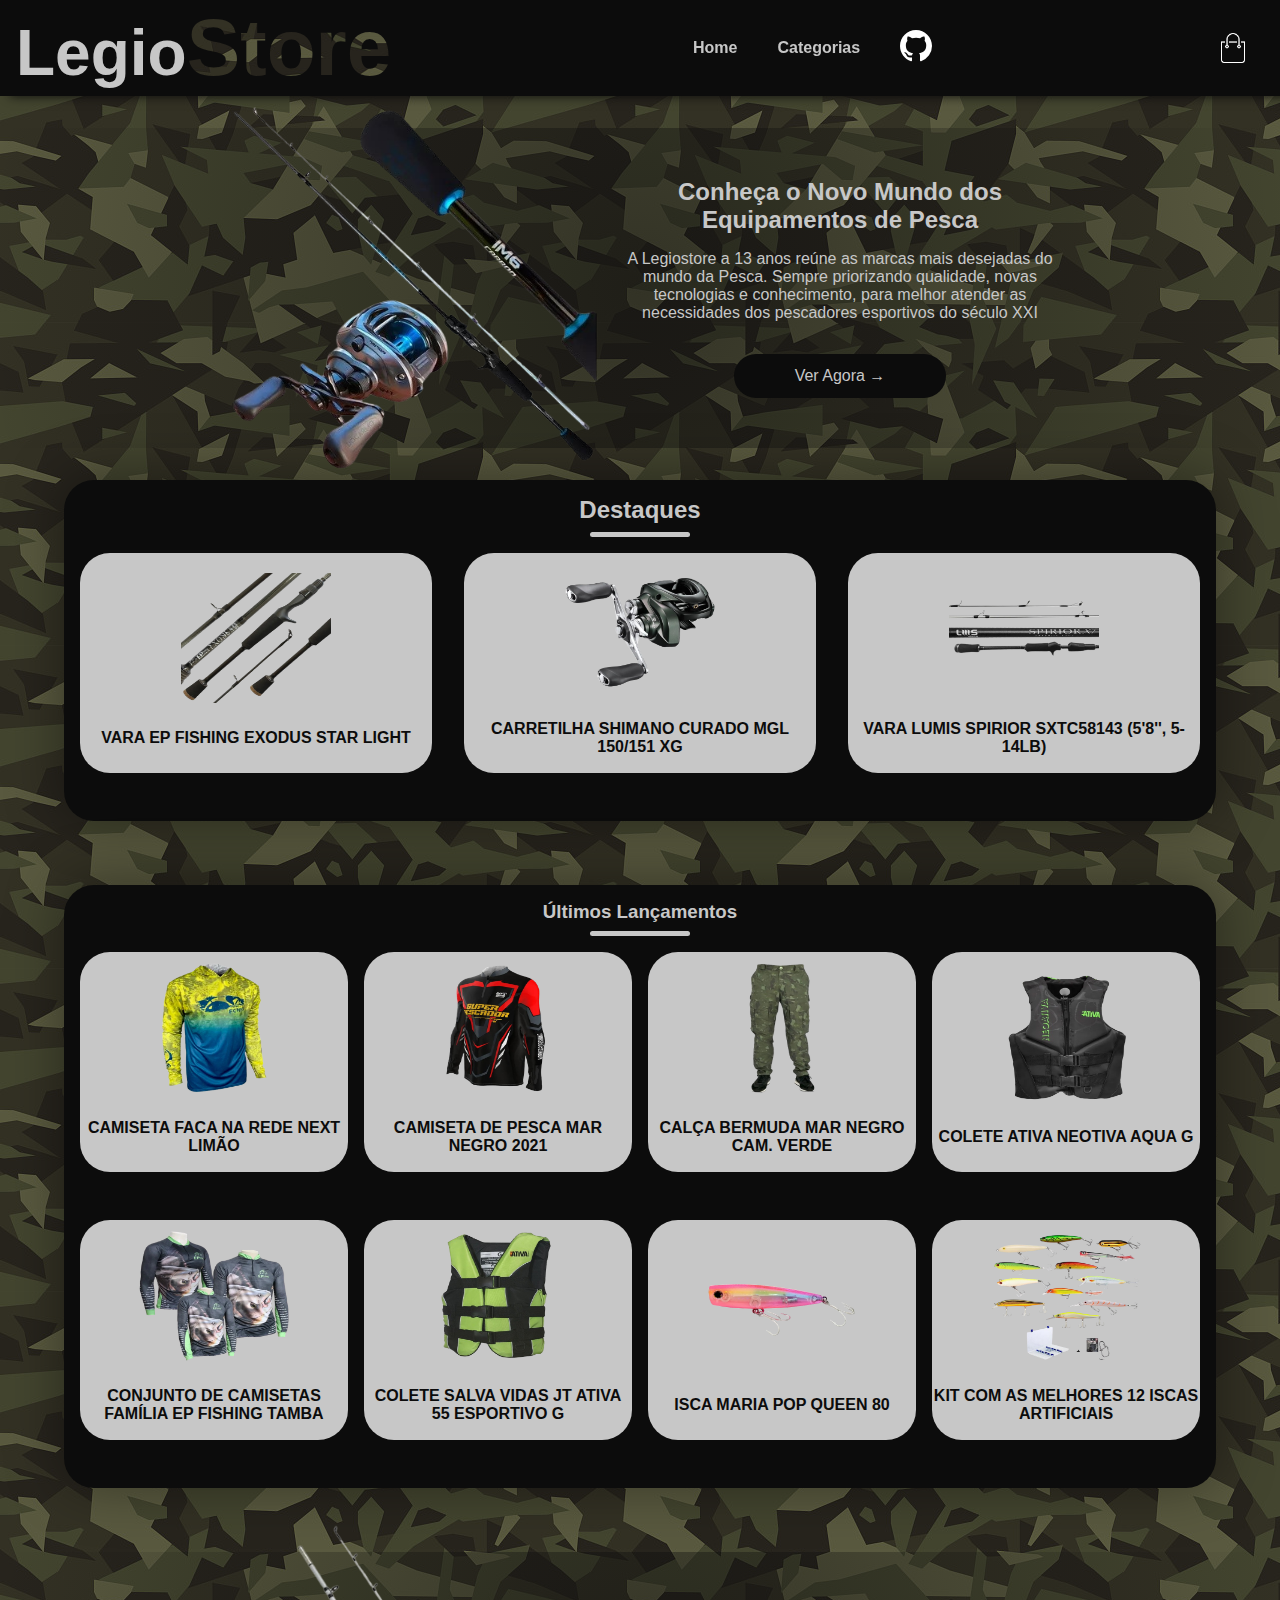
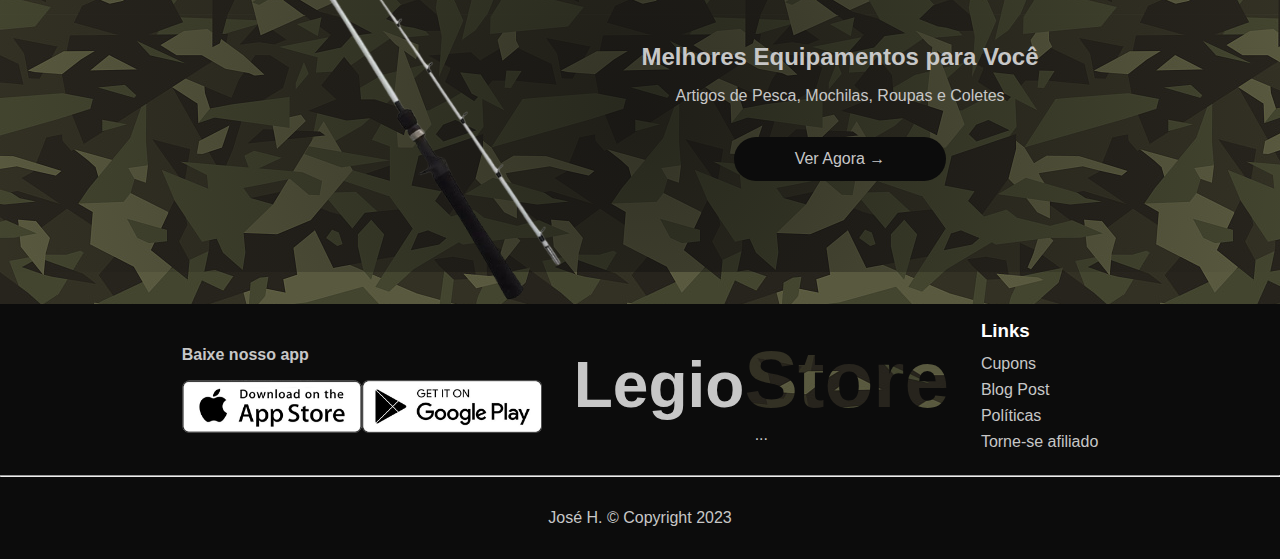
<file: index.html>
<!doctype html>
<html lang="en">
  <head>
    <meta charset="utf-8">
    <meta name="viewport" content="width=device-width, initial-scale=1, shrink-to-fit=no">
    <title>Home</title>
    <link rel="stylesheet" href="./styles/globals.css">
    <link rel="stylesheet" href="./styles/home.css">
  </head>
  <body>
    <navbar-c></navbar-c>

    <main>

      <div class="card-destaque">
        <div>
          <img class="destaque-img" src="./images/kit_pesca.png" alt="colete">
        </div>
        <div class="header-subtitle">
          <h2>Conheça o Novo Mundo dos Equipamentos de Pesca</h2>
          <p>A Legiostore a 13 anos reúne as marcas mais desejadas do mundo da Pesca. Sempre priorizando qualidade, novas tecnologias e conhecimento, para melhor atender as necessidades dos pescadores esportivos do século XXI</p>
          <button>Ver Agora &#8594;</button>
        </div>
      </div>

    <div class="gray-background">
        <div class="page-inner-content">
          <div class="title">
            <h2>Destaques</h2>
            <div class="subtitle-underline"> </div>
          </div>
            <div class="cols cols-3">
                <card-h class="cardProd" source = './images/products/vara1.png' descr="VARA EP FISHING EXODUS STAR LIGHT"></card-h>
                <card-h class="cardProd" source = './images/products/vara2.png' descr="CARRETILHA SHIMANO CURADO MGL 150/151 XG"></card-h>
                <card-h class="cardProd" source = './images/products/vara3.png' descr="VARA LUMIS SPIRIOR SXTC58143 (5'8'', 5-14LB)"></card-h>
            </div>
        </div>
    </div>


    <div class="gray-background">
        <div class="page-inner-content">
          <div class="title">
            <h3 >Últimos Lançamentos</h2>
            <div class="subtitle-underline"> </div>
          </div>
            <div class="cols cols-4">
                <card-h source = './images/products/camiseta1.png' descr="CAMISETA FACA NA REDE NEXT LIMÃO"></card-h>
                <card-h source = './images/products/camiseta2.png' descr="CAMISETA DE PESCA MAR NEGRO 2021"></card-h>
                <card-h source = './images/products/calca1.png' descr="CALÇA BERMUDA MAR NEGRO CAM. VERDE"></card-h>
                <card-h source = './images/products/colete1.png' descr="COLETE ATIVA NEOTIVA AQUA G"></card-h>
            </div>
            <div class="cols cols-4">
                <card-h source = './images/products/camiseta3.png' descr="CONJUNTO DE CAMISETAS FAMÍLIA EP FISHING TAMBA"></card-h>
                <card-h source = './images/products/colete2.png' descr="COLETE SALVA VIDAS JT ATIVA 55 ESPORTIVO G "></card-h>
                <card-h source = './images/products/isca1.png' descr="ISCA MARIA POP QUEEN 80"></card-h>
                <card-h source = './images/products/isca2.png' descr="KIT COM AS MELHORES 12 ISCAS ARTIFICIAIS"></card-h>
            </div>
        </div>
    </div>

    <div style="margin-bottom: 2rem;" class="card-destaque">
      <div>
        <img class="destaque-img" src="./images/vara_de_pesca-removebg-preview.png" alt="mochilas">
      </div>
      <div class="header-subtitle">
        <h2>Melhores Equipamentos para Você</h2>
        <p>Artigos de Pesca, Mochilas, Roupas e Coletes</p>
        <button>Ver Agora &#8594;</button>
      </div>
    </div>

    </main>

    <footer-cus></footer-cus>
   <script src="./footer.js"></script>
   <script src="./navbar.js"></script>
   <script src="./dropdown.js"></script>
   <script src="./cardhome.js"></script>
  </body>
</html>
</file>
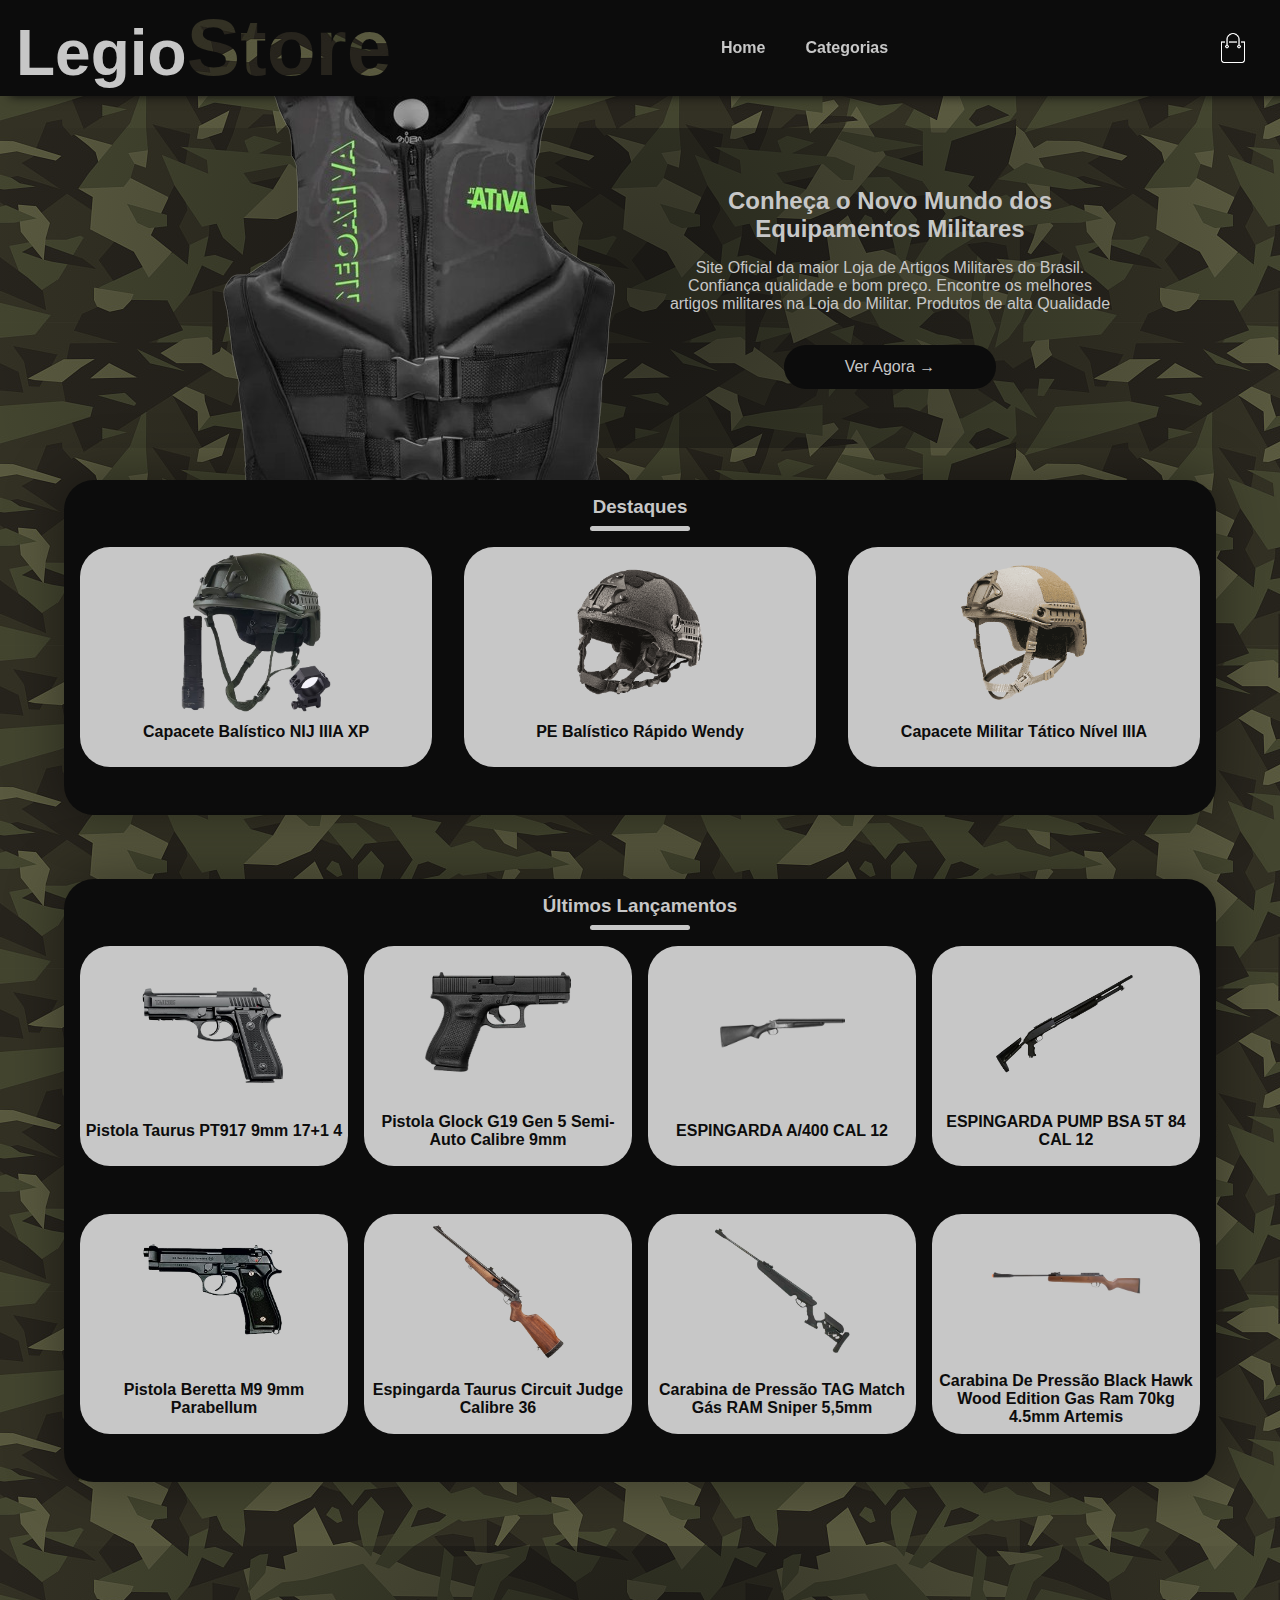
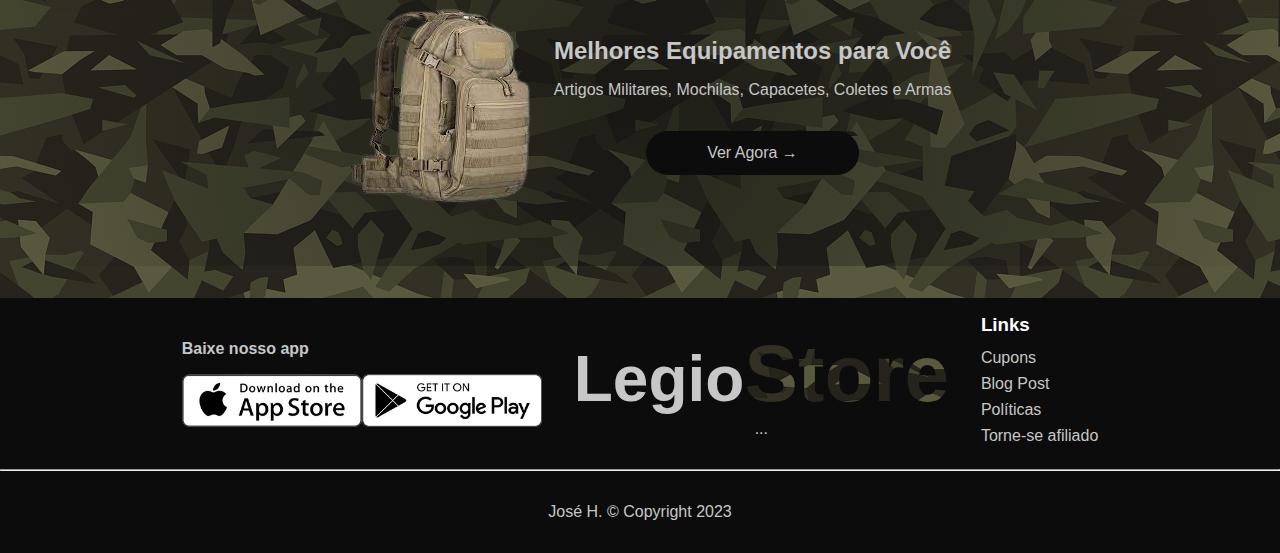
<file: pages/index.html>
<!doctype html>
<html lang="en">
  <head>
    <meta charset="utf-8">
    <meta name="viewport" content="width=device-width, initial-scale=1, shrink-to-fit=no">
    <title>Home</title>
    <link rel="stylesheet" href="../styles/globals.css">
    <link rel="stylesheet" href="../styles/home.css">
  </head>
  <body>
    <navbar-c></navbar-c>

    <main>

      <div class="card-destaque">
        <div>
          <img src="../images/products/colete1.png" alt="colete">
        </div>
        <div class="header-subtitle">
          <h2>Conheça o Novo Mundo dos Equipamentos Militares</h2>
          <p>Site Oficial da maior Loja de Artigos Militares do Brasil. Confiança qualidade e bom preço. Encontre os melhores artigos militares na Loja do Militar. Produtos de alta Qualidade</p>
          <button>Ver Agora &#8594;</button>
        </div>
      </div>

    <div class="gray-background">
        <div class="page-inner-content">
          <div class="title">
            <h3 >Destaques</h2>
            <div class="subtitle-underline"> </div>
          </div>
            <div class="cols cols-3">
                <card-h source = '../images/products/cap_balistico2.png' descr="Capacete Balístico NIJ IIIA XP"></card-h>
                <card-h source = '../images/products/cap_balistico3.png' descr="PE Balístico Rápido Wendy"></card-h>
                <card-h source = '../images/products/cap_balistico4.png' descr="Capacete Militar Tático Nível IIIA"></card-h>
            </div>
        </div>
    </div>


    <div class="gray-background">
        <div class="page-inner-content">
          <div class="title">
            <h3 >Últimos Lançamentos</h2>
            <div class="subtitle-underline"> </div>
          </div>
            <div class="cols cols-4">
                <card-h source = '../images/products/pistola1.png' descr="Pistola Taurus PT917 9mm 17+1 4" Carbono Fosco"></card-h>
                <card-h source = '../images/products/pistola2.png' descr="Pistola Glock G19 Gen 5 Semi-Auto Calibre 9mm"></card-h>
                <card-h source = '../images/products/espingarda1.png' descr=" ESPINGARDA A/400 CAL 12"></card-h>
                <card-h source = '../images/products/espingarda2.png' descr="ESPINGARDA PUMP BSA 5T 84 CAL 12"></card-h>
            </div>
            <div class="cols cols-4">
                <card-h source = '../images/products/pistola3.png' descr="Pistola Beretta M9 9mm Parabellum"></card-h>
                <card-h source = '../images/products/espingarda3.png' descr="Espingarda Taurus Circuit Judge Calibre 36"></card-h>
                <card-h source = '../images/products/carabina1.png' descr="Carabina de Pressão TAG Match Gás RAM Sniper 5,5mm"></card-h>
                <card-h source = '../images/products/carabina2.png' descr="Carabina De Pressão Black Hawk Wood Edition Gas Ram 70kg 4.5mm Artemis"></card-h>
            </div>
        </div>
    </div>

    <div style="margin-bottom: 2rem;" class="card-destaque">
      <div>
        <img src="../images/products/mochila1.png" alt="mochilas">
      </div>
      <div class="header-subtitle">
        <h2>Melhores Equipamentos para Você</h2>
        <p>Artigos Militares, Mochilas, Capacetes, Coletes e Armas</p>
        <button>Ver Agora &#8594;</button>
      </div>
    </div>

    </main>

    <footer-cus></footer-cus>
   <script src="../components/footer.js"></script>
   <script src="../components/navbar.js"></script>
   <script src="../components/dropdown.js"></script>
   <script src="../components/cardhome.js"></script>
  </body>
</html>
</file>
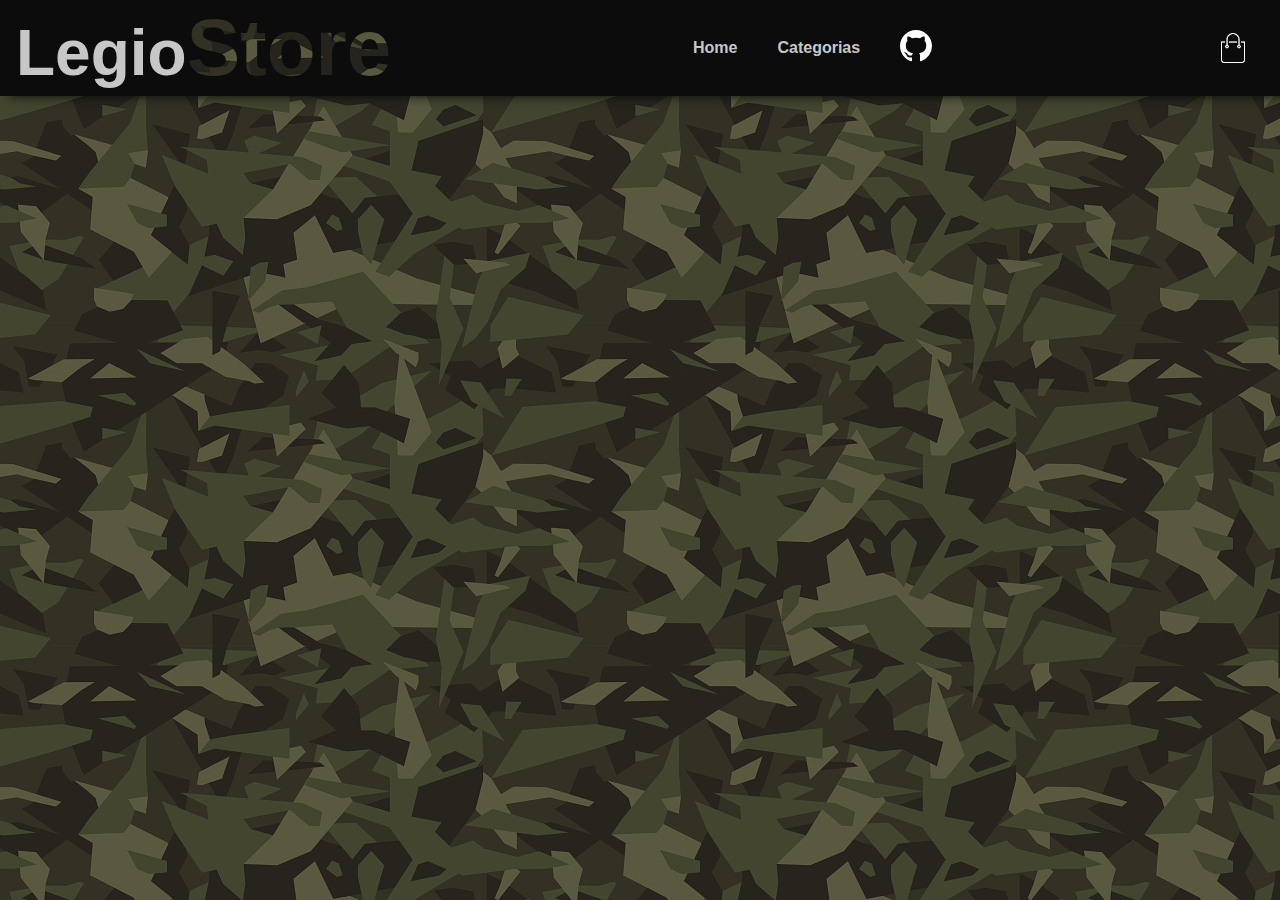
<file: armas.html>
<!doctype html>
<html lang="en">
  <head>
    <meta charset="utf-8">
    <meta name="viewport" content="width=device-width, initial-scale=1, shrink-to-fit=no">
    <title>Armas</title>
    <link rel="stylesheet" href="./styles/globals.css">    
  </head>
  <body>
    <navbar-c />


    <footer-cus></footer-cus>
   <script src="./cardhome.js"></script>
   <script src="./dropdown.js"></script>
   <script src="./footer.js"></script>
   <script src="./navbar.js"></script>
  </body>
</html>
</file>
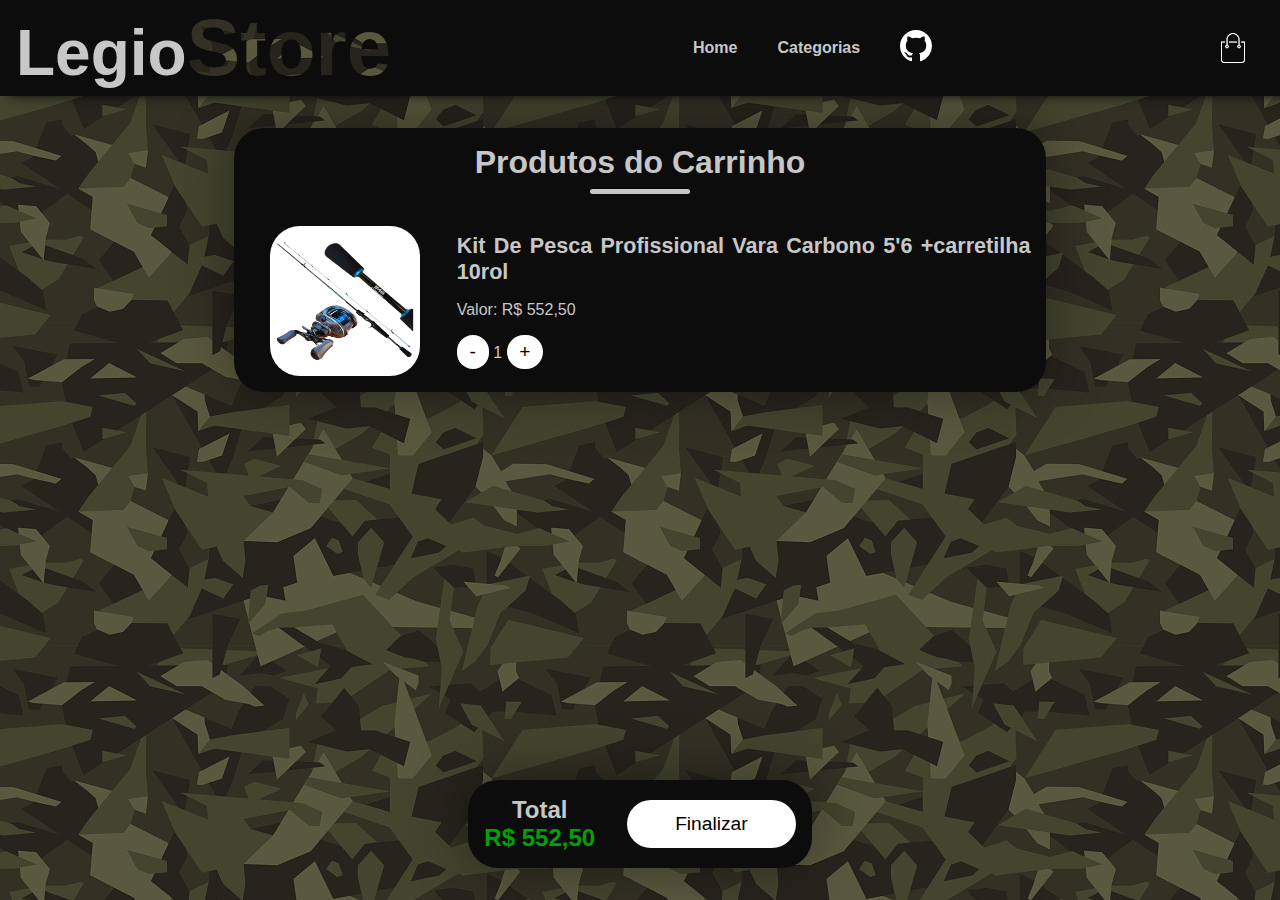
<file: carrinho.html>
<!doctype html>
<html lang="en">
  <head>
    <meta charset="utf-8">
    <meta name="viewport" content="width=device-width, initial-scale=1, shrink-to-fit=no">
    <title>Carrinho</title>
    <link rel="stylesheet" href="./styles/globals.css">
    <link rel="stylesheet" href="./styles/carrinho.css">
  </head>
  <body>
    <navbar-c></navbar-c>
  
    <main>
      <div class="background">
        <div class="page-inner-content">
          <div class="title">
            <h1 >Produtos do Carrinho</h1>
            <div class="subtitle-underline"> </div>
          </div>
            <div class="cols">
              <div class="conteinerImagem">
              <div class='imgClass'>
                <img src="./images/kit_pesca.png">
              </div>
            </div>
              <div class="info">
                <div class="titulo">
                  <h2>Kit De Pesca Profissional Vara Carbono 5'6 +carretilha 10rol</h2>
                </div>
                <div class="valorPorduto">
                  <p>Valor: R$&nbsp;552,50</p>
                </div>
                <div>
                  <button class="botoes" onclick="decrementar(1)">-</button>
                  <label id="quantidadeProduto1">1</label>
                  <button class="botoes" onclick="incrementar(1)">+</button>
                </div>
              </div>
            </div>
        </div>
    </div>
    </main>

    <footer class="background" >
      <div class="page-inner-content footer-content">
        <div class="conteinerPrice">
            <h2>Total</h2>
            <div class="valorTotal">R$&nbsp;552,50</div>
        </div>
        <div class="conteinerButton">
          <button onclick="abrirTelaPagamento()">Finalizar</button>
        </div>
      </div>
    </footer>
    <script>
      function decrementar(codigoProduto) {
        const elemento = document.querySelector("#quantidadeProduto" + codigoProduto)
        let quantidade = elemento.textContent

        elemento.textContent = quantidade - 1
      }

      function incrementar(codigoProduto) {
        const elemento = document.querySelector("#quantidadeProduto" + codigoProduto)
        let quantidade = elemento.textContent

        elemento.textContent = parseInt(quantidade) + 1
      }

      function abrirTelaPagamento() {
        window.location.href = './pagamentos.html';
      }
    </script>
    <script src="./navbar.js"></script>
    <script src="./dropdown.js"></script>
  </body>
</html>
</file>
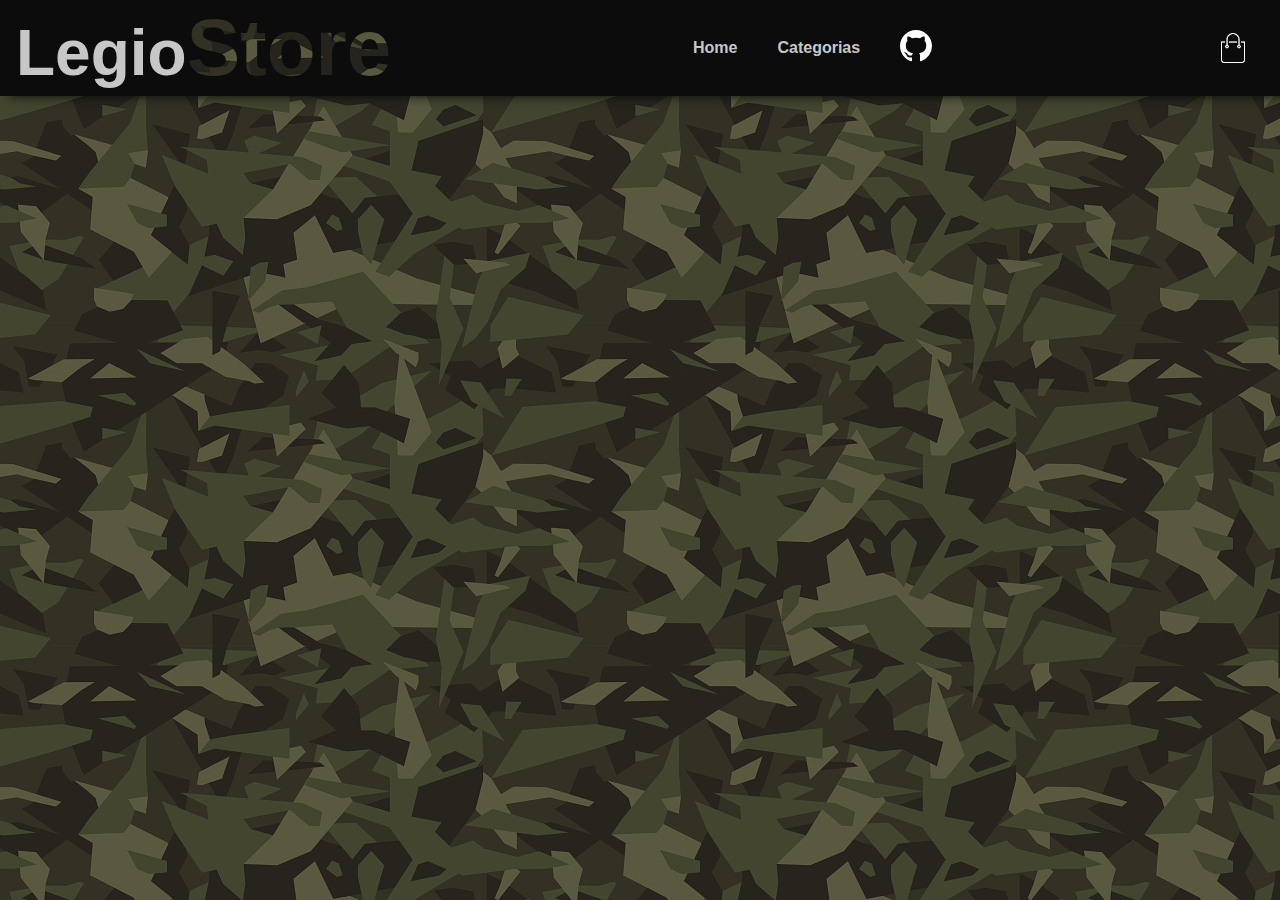
<file: equipamentos.html>
<!doctype html>
<html lang="en">
  <head>
    <meta charset="utf-8">
    <meta name="viewport" content="width=device-width, initial-scale=1, shrink-to-fit=no">
    <title>Equipamentos</title>
    <link rel="stylesheet" href="./styles/globals.css">    
    <link rel="stylesheet" href="./styles/categorias.css">    
  </head>
  <body>
    <navbar-c> </navbar-c>

    <main>
    </main>

   <script src="./cardhome.js"></script>
   <script src="./dropdown.js"></script>
   <script src="./footer.js"></script>
   <script src="./navbar.js"></script>
  </body>
</html>
</file>
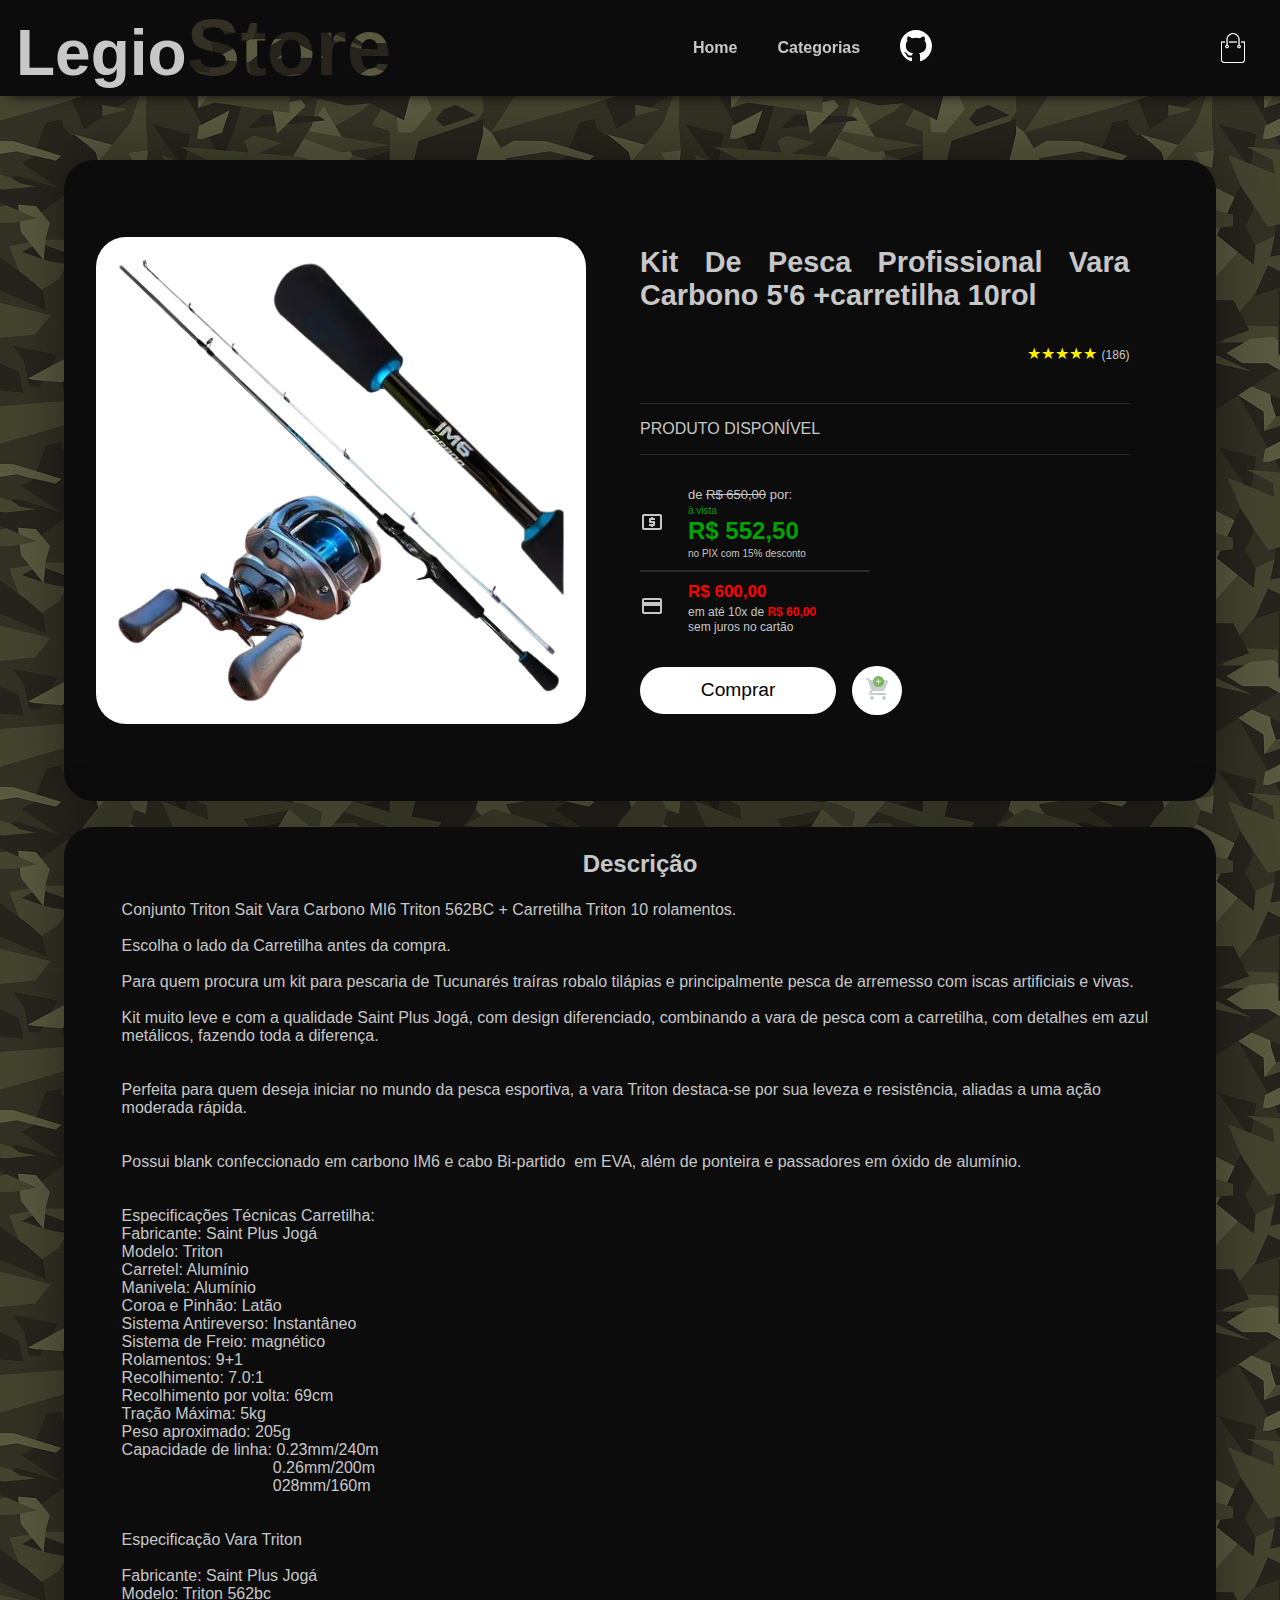
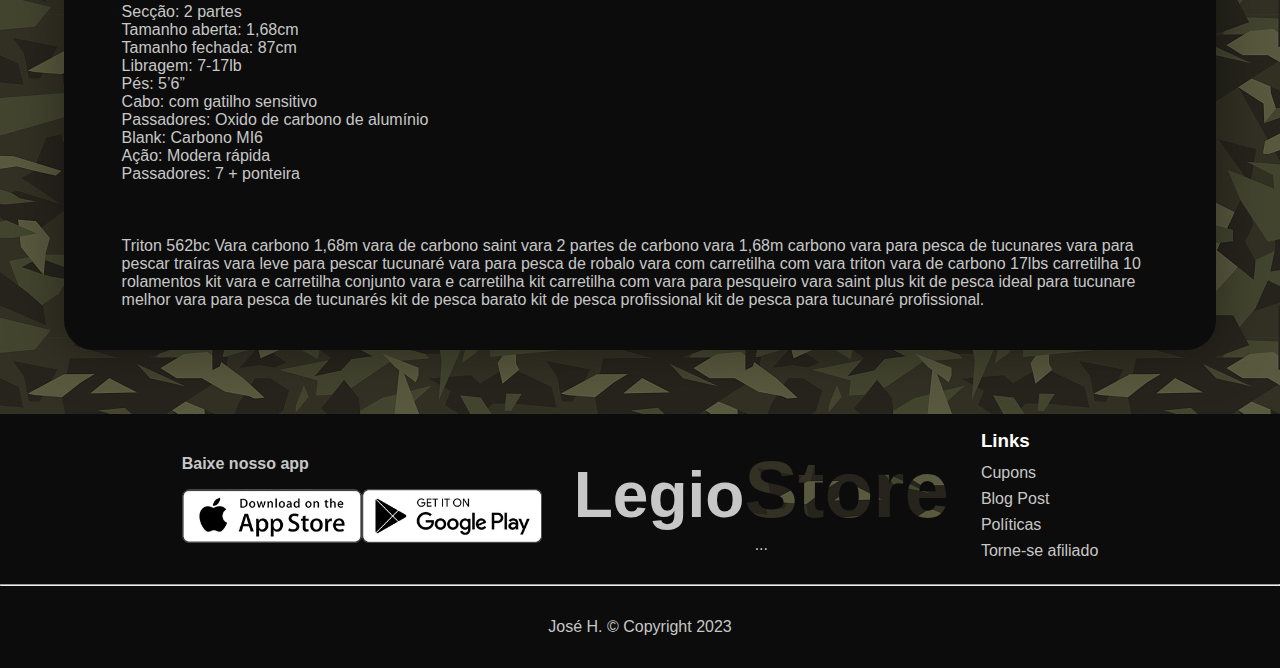
<file: produto.html>
<!doctype html>
<html lang="en">
<head>
  <meta charset="utf-8">
  <meta name="viewport" content="width=device-width, initial-scale=1, shrink-to-fit=no">
  <title>Produto</title>
  <link rel="stylesheet" href="./styles/globals.css">
  <link rel="stylesheet" href="./styles/product.css">
</head>
<body>
  <navbar-c></navbar-c>

  <main>
    <div class="gray-background" style="margin-bottom: 2%;">
      <div class="main-inner-content">
        <div class="main-product-side exclusive-container">
          <div class="main-product-side-left">
            <div class="title">
              <h1>Kit De Pesca Profissional Vara Carbono 5'6 +carretilha 10rol</h1>
            </div>
            <div style="display: flex; justify-content: end;">
              <p class="rate">&#9733;&#9733;&#9733;&#9733;&#9733; <span
                  style="color: #c7c7c7; font-size: 12px;">(186)</span></p>
            </div>
            <div class="disponivel">
              <p>PRODUTO DISPONÍVEL</p>
            </div>
            <div>
              <div class="box-priece">
                <div class="box-img-priece"><svg class="img-money" focusable="false" viewBox="0 0 24 24" aria-hidden="true">
                    <path
                      d="M11 17h2v-1h1c.55 0 1-.45 1-1v-3c0-.55-.45-1-1-1h-3v-1h4V8h-2V7h-2v1h-1c-.55 0-1 .45-1 1v3c0 .55.45 1 1 1h3v1H9v2h2v1zm9-13H4c-1.11 0-1.99.89-1.99 2L2 18c0 1.11.89 2 2 2h16c1.11 0 2-.89 2-2V6c0-1.11-.89-2-2-2zm0 14H4V6h16v12z">
                    </path>
                  </svg></div>
                <div class="valor-original">
                  <div>de <s>R$&nbsp;650,00</s> por:</div><span class="avista">à vista</span>
                  <div class="valor-desconto">R$&nbsp;552,50</div><span class="desconto-pix">no PIX com 15% desconto</span>
                </div>
              </div>
              <div class="barra-divisoria"></div>
              <div class="box-priece">
                <div class="box-img-priece">
                  <svg class="img-money" focusable="false" viewBox="0 0 24 24" aria-hidden="true">
                    <path
                      d="M20 4H4c-1.11 0-1.99.89-1.99 2L2 18c0 1.11.89 2 2 2h16c1.11 0 2-.89 2-2V6c0-1.11-.89-2-2-2zm0 14H4v-6h16v6zm0-10H4V6h16v2z">
                    </path>
                  </svg>
                </div>
                <div>
                  <div style="color: #F00; font-size: 17px; font-weight: bold;">R$&nbsp;600,00</div><span style="font-size: 12px;">em até 10x de<span
                      style="color: #F00; font-size: 12px; font-weight: bold;"> R$&nbsp;60,00</span></span>
                  <div style="font-size: 12px;">sem juros no cartão</div>
                </div>
              </div>
            </div>
            <div class="botoes">
              <button>Comprar</button>
              <button id="btnimg"><img
                  src="[data-uri]"></button>
            </div>
          </div>
          <div class="main-product-side-right">
            <img src="./images/kit_pesca.png">
          </div>
        </div>
      </div>
    </div> 

    <div class="gray-background" style="margin-top: 0;">
      <div class="main-inner-content">
        <div class="descricao">
          <div class="descricao-titulo">
            <h2>Descrição</h2>
          </div>
          <div class="descricao-texto">
            <pre style="font-family: Arial, Helvetica, sans-serif;" wrap="true">
Conjunto Triton Sait Vara Carbono MI6 Triton 562BC + Carretilha Triton 10 rolamentos. 

Escolha o lado da Carretilha antes da compra. 

Para quem procura um kit para pescaria de Tucunarés traíras robalo tilápias e principalmente pesca de arremesso com iscas artificiais e vivas. 

Kit muito leve e com a qualidade Saint Plus Jogá, com design diferenciado, combinando a vara de pesca com a carretilha, com detalhes em azul metálicos, fazendo toda a diferença. 


Perfeita para quem deseja iniciar no mundo da pesca esportiva, a vara Triton destaca-se por sua leveza e resistência, aliadas a uma ação moderada rápida. 


Possui blank confeccionado em carbono IM6 e cabo Bi-partido  em EVA, além de ponteira e passadores em óxido de alumínio. 


Especificações Técnicas Carretilha: 
Fabricante: Saint Plus Jogá  
Modelo: Triton  
Carretel: Alumínio 
Manivela: Alumínio 
Coroa e Pinhão: Latão 
Sistema Antireverso: Instantâneo 
Sistema de Freio: magnético 
Rolamentos: 9+1 
Recolhimento: 7.0:1 
Recolhimento por volta: 69cm 
Tração Máxima: 5kg 
Peso aproximado: 205g 
Capacidade de linha: 0.23mm/240m 
                                  0.26mm/200m 
                                  028mm/160m 


Especificação Vara Triton 

Fabricante: Saint Plus Jogá 
Modelo: Triton 562bc 
Secção: 2 partes 
Tamanho aberta: 1,68cm 
Tamanho fechada: 87cm 
Libragem: 7-17lb 
Pés: 5’6” 
Cabo: com gatilho sensitivo 
Passadores: Oxido de carbono de alumínio 
Blank: Carbono MI6 
Ação: Modera rápida 
Passadores: 7 + ponteira 



Triton 562bc Vara carbono 1,68m vara de carbono saint vara 2 partes de carbono vara 1,68m carbono vara para pesca de tucunares vara para pescar traíras vara leve para pescar tucunaré vara para pesca de robalo vara com carretilha com vara triton vara de carbono 17lbs carretilha 10 rolamentos kit vara e carretilha conjunto vara e carretilha kit carretilha com vara para pesqueiro vara saint plus kit de pesca ideal para tucunare melhor vara para pesca de tucunarés kit de pesca barato kit de pesca profissional kit de pesca para tucunaré profissional.
            </pre>
          </div>
        </div>
      </div>
    </div>
  </main>

  <footer-cus></footer-cus>

  <script src="./footer.js"></script>
  <script src="./navbar.js"></script>
  <script src="./dropdown.js"></script>
</body>
</html>
</file>
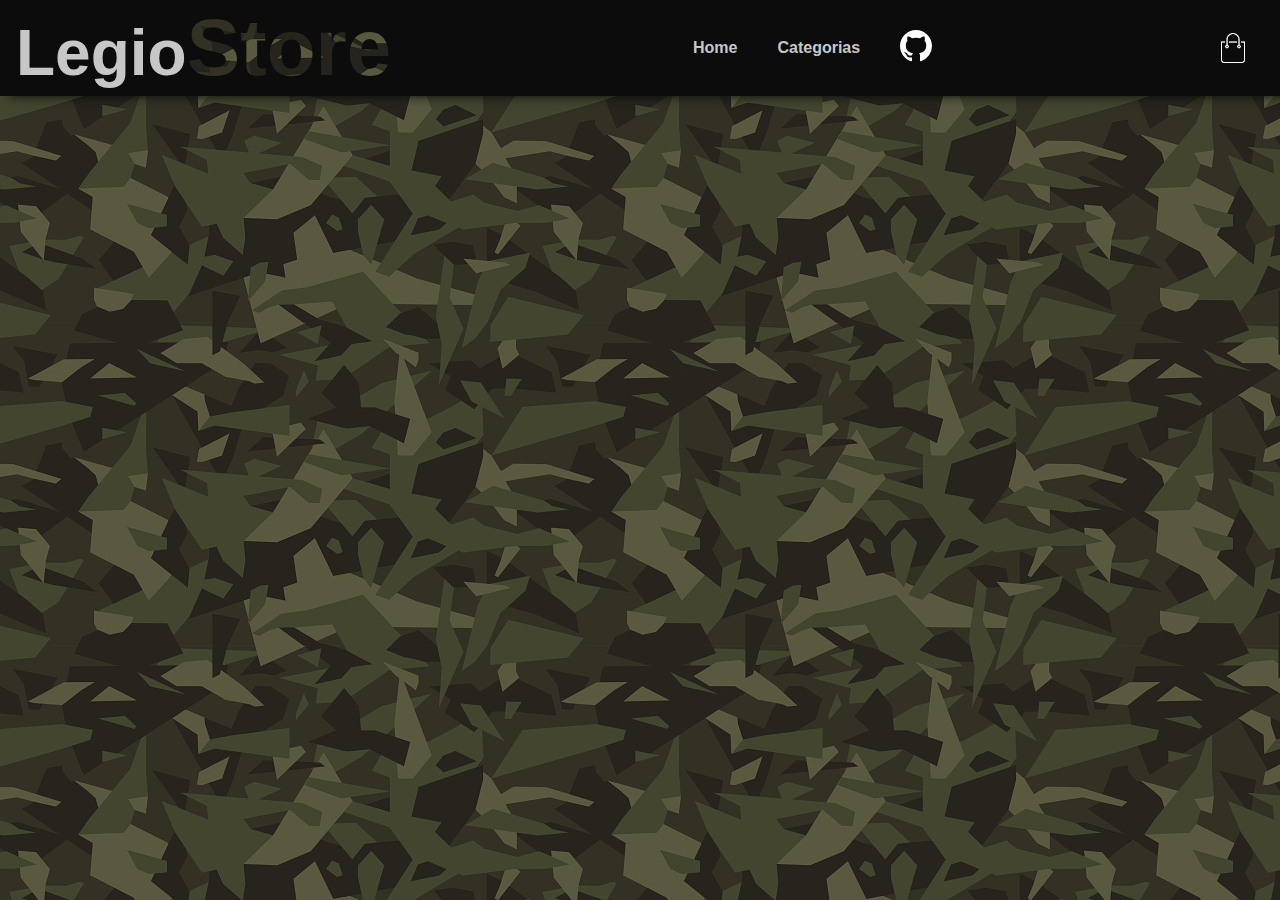
<file: roupas.html>
<!doctype html>
<html lang="en">
  <head>
    <meta charset="utf-8">
    <meta name="viewport" content="width=device-width, initial-scale=1, shrink-to-fit=no">
    <title>Roupas</title>
    <link rel="stylesheet" href="./styles/globals.css">    
  </head>
  <body>
    <navbar-c />


    <footer-cus></footer-cus>
   <script src="./cardhome.js"></script>
   <script src="./dropdown.js"></script>
   <script src="./footer.js"></script>
   <script src="./navbar.js"></script>
  </body>
</html>
</file>
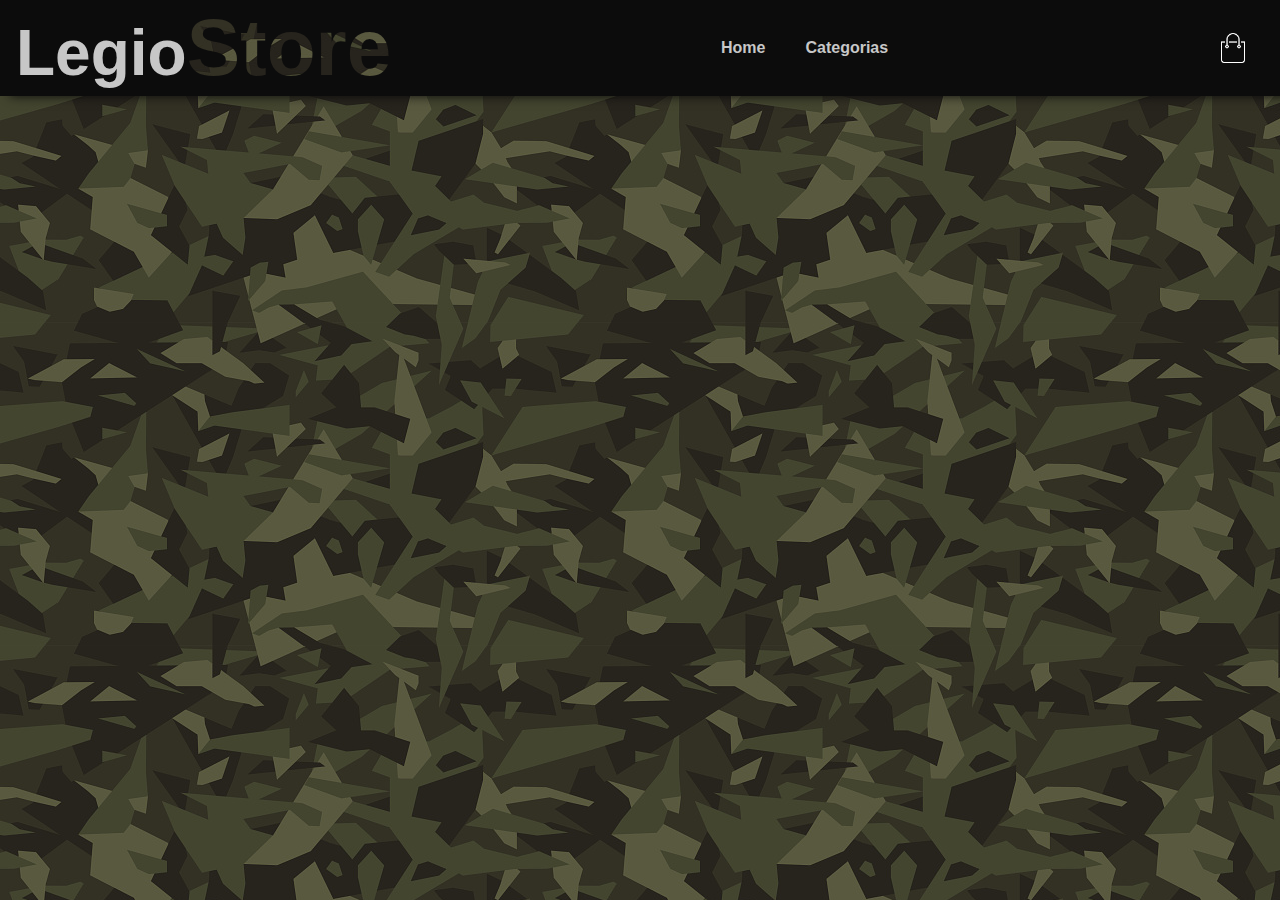
<file: pages/carrinho.html>
<!doctype html>
<html lang="en">
  <head>
    <meta charset="utf-8">
    <meta name="viewport" content="width=device-width, initial-scale=1, shrink-to-fit=no">
    <title>Carrinho</title>
    <link rel="stylesheet" href="../styles/globals.css">
  </head>
  <body>
    <navbar-c />
    <footer-cus></footer-cus>

   <script src="../components/footer.js"></script>
   <script src="../components/navbar.js"></script>
   <script src="../components/dropdown.js"></script>
  </body>
</html>
</file>
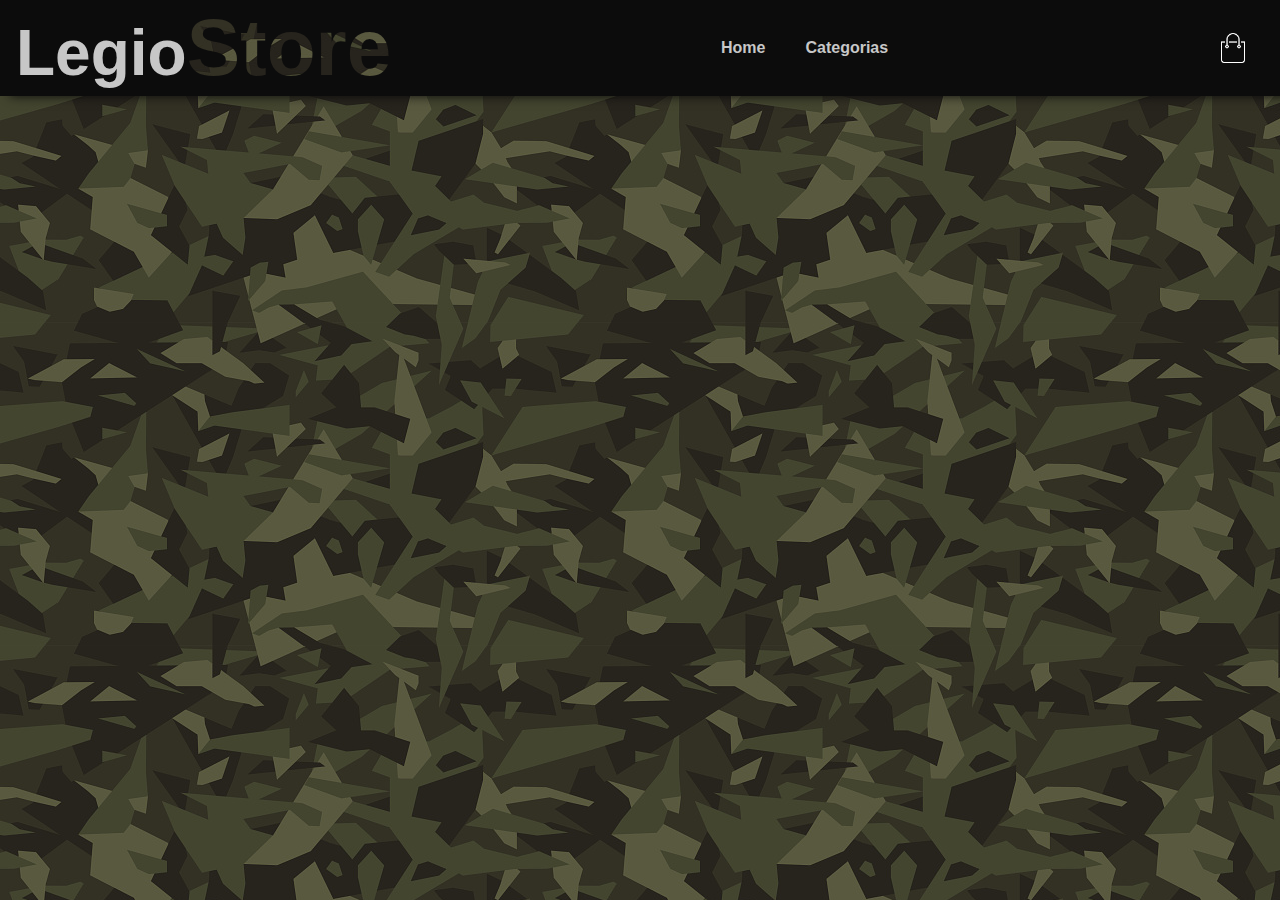
<file: pages/categoria.html>
<!doctype html>
<html lang="en">
  <head>
    <meta charset="utf-8">
    <meta name="viewport" content="width=device-width, initial-scale=1, shrink-to-fit=no">
    <title>Categorias</title>
    <link rel="stylesheet" href="../styles/globals.css">
  </head>
  <body>
    <navbar-c />
    <footer-cus></footer-cus>

   <script src="../components/footer.js"></script>
   <script src="../components/navbar.js"></script>
   <script src="../components/dropdown.js"></script>
  </body>
</html>
</file>
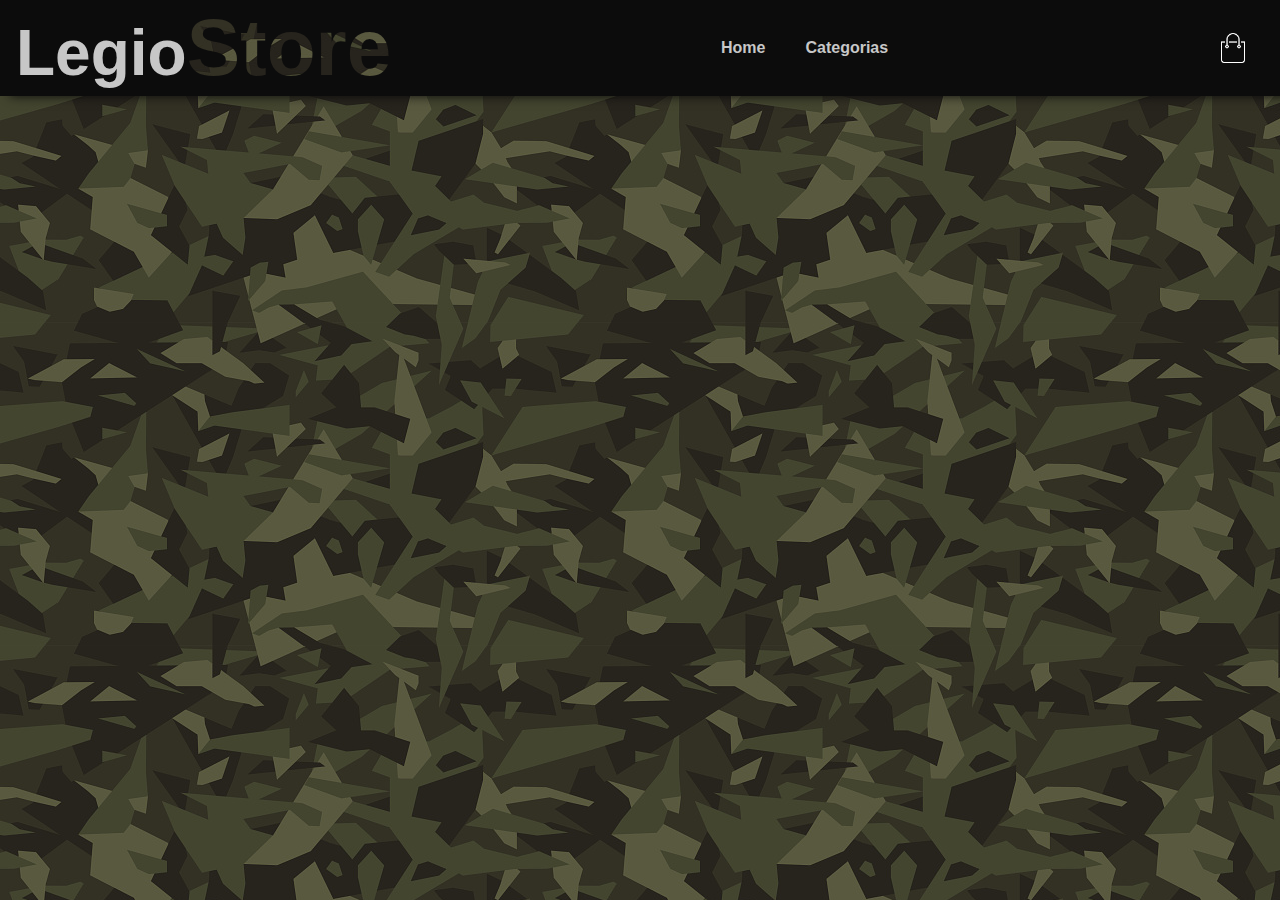
<file: pages/produto.html>
<!doctype html>
<html lang="en">
  <head>
    <meta charset="utf-8">
    <meta name="viewport" content="width=device-width, initial-scale=1, shrink-to-fit=no">
    <title>Produto</title>
    <link rel="stylesheet" href="../styles/globals.css">
  </head>
  <body>
    <navbar-c />
    <footer-cus></footer-cus>

   <script src="../components/footer.js"></script>
   <script src="../components/navbar.js"></script>
   <script src="../components/dropdown.js"></script>
  </body>
</html>
</file>
<file: styles/globals.css>
*{
    box-sizing: border-box;
    padding: 0;
    margin: 0;
    color: #c7c7c7;
}

body{
    display: flex;
    flex-direction: column;
    min-height: 100vh;
    font-family: 'arial';
    background-image: url('../images/camo.jpg');
}

main{
    flex-grow: 1;
    display: flex;
    flex-direction: column;
    align-items: center;
}
</file>
<file: styles/home.css>
.card-destaque{
    margin-top: 2rem;
    display: flex;
    flex-direction: row;
    justify-content: center;
    align-items: center;
    background: radial-gradient(circle, rgba(12,12,12, 0.5 ) 0%, rgba(12,12,12,0) 100%);
    width: 100%;
    height: 20rem;
}

.card-destaque > div{
    display: flex;
    flex-direction: column;
    justify-content: center;
    align-items: center;
    height: 100%;

}

.destaque-img{
    width: 25rem;
}

.card-destaque button{
    background-color: #0c0c0c;
    border: none;
    cursor: pointer;
    margin-top: 2rem;
    padding: 0.8rem 3.8rem;
    border-radius: 9999px;
    color: #c7c7c7;
    font-weight: 500;
    font-size: 1rem;
    transition: all 0.2s;
}

.card-destaque .header-subtitle{
    text-align: center;
    max-width: 450px;
}

.card-destaque div h2{
    margin-bottom: 1rem;
}

.card-destaque button:hover{
    transform: scale3d(1.2, 1.2, 1);
    background-color: #0c0c0ccc;
}

.title{
    margin: 1rem auto;
    text-align: center;
}

.subtitle-underline{
    width: 100px;
    height: 5px;
    background-color: #c7c7c7;
    border-radius: 9999px;
    margin: 8px auto 0 auto;
}


.gray-background{
    border-radius: 30px;
    box-shadow: 0px -3px 53px 5px rgba(0, 0, 0, 0.35);
    background-color: #0c0c0c;
    overflow: hidden;
    width: 90vw;
    margin: 2rem auto;
}

.page-inner-content{
    max-width: 1280px;
    margin: 0 auto;
}

.cols{
    display: grid;
    justify-content: space-between;
    padding: 0 1rem 3rem 1rem;
}

.cols-3{
    grid-template-columns: repeat(3, 1fr);
    gap: 2rem;
}

.cols-4{
    grid-template-columns: repeat(4, 1fr);
    gap: 1rem;
}

.cols-4 img{
    max-width: 100%;
}


.cols>*{
    cursor: pointer;
    transition: all 0.2s;
}

.cols>*:hover{
    transform: translateY(-5px);
}

@media(max-width: 800px) {

    .card-destaque{
        margin-top: 2rem;
        display: flex;
        flex-direction: column;
        justify-content: center;
        align-items: center;
        height: auto;
    }

    .card-destaque button{
        margin-bottom: 2rem;
    }

    .cols-3{
        grid-template-columns: repeat(1, 1fr);
    }

    .cols-4{
        grid-template-columns: repeat(2, 1fr);
    }

}
</file>
<file: styles/carrinho.css>
.background {
    border-radius: 30px;
    box-shadow: 0px -3px 53px 5px rgba(0, 0, 0, 0.35);
    background-color: #0c0c0c;
    overflow: hidden;
    margin: 2rem auto;
}

.card-destaque{
    margin-top: 2rem;
    display: flex;
    flex-direction: row;
    justify-content: center;
    align-items: center;
    background: radial-gradient(circle, rgba(12,12,12, 0.5 ) 0%, rgba(12,12,12,0) 100%);
    width: 100%;
    height: 20rem;
}

.card-destaque > div{
    display: flex;
    flex-direction: column;
    justify-content: center;
    align-items: center;
    height: 100%;
}

.destaque-img{
    width: 25rem;
}

.card-destaque button{
    background-color: #0c0c0c;
    border: none;
    cursor: pointer;
    margin-top: 2rem;
    padding: 0.8rem 3.8rem;
    border-radius: 9999px;
    color: #c7c7c7;
    font-weight: 500;
    font-size: 1rem;
    transition: all 0.2s;
}

.card-destaque .header-subtitle{
    text-align: center;
    max-width: 450px;
}

.card-destaque div h2{
    margin-bottom: 1rem;
}

.card-destaque button:hover{
    transform: scale3d(1.2, 1.2, 1);
    background-color: #0c0c0ccc;
}

.title{
    margin: 1rem auto;
    text-align: center;
}

.subtitle-underline{
    width: 100px;
    height: 5px;
    background-color: #c7c7c7;
    border-radius: 9999px;
    margin: 8px auto 0 auto;
}


.gray-background{
    border-radius: 30px;
    box-shadow: 0px -3px 53px 5px rgba(0, 0, 0, 0.35);
    background-color: #0c0c0c;
    overflow: hidden;
    width: 90vw;
    margin: 2rem auto;
}

.page-inner-content{
    max-width: 1280px;
    margin: 0 auto;
}

.cols{
    display: flex;
    justify-content: space-between;
    padding: 0 1rem 3rem 1rem;
    align-items: center;
    padding: 1rem;
    gap: 1rem;
}

.conteinerImagem {
    display: flex;
    flex-basis: 25%;
    align-items: center;
    justify-content: center;
}

.imgClass {
    display: flex;
    align-items: center;
    justify-content: center;
    background-color: #fff;
    border-radius: 30px;
    overflow: hidden;
    width: 150px;
    height: 150px;
}

.info {
    display: flex;
    flex-basis: 75%;
    flex-direction: column;
    gap: 1rem;
}

img{
    width: 150px;
    height: 130px;
}

.titulo{
    text-align:justify;
    font-size: 0.9rem;
}

.botoes {
    background-color: #fff;
    border: none;
    cursor: pointer;
    padding: 0.4rem 0.8rem;
    border-radius: 9999px;
    color: #000;
    font-weight: 500;
    font-size: 1.2rem;
}

@media (max-width: 800px) {
    .titulo {
        font-size: 0.6rem;
    }

    .valorPorduto {
        font-size: 0.9rem;
    }

    .background {
        width: 90vw;
    }
}
















.conteinerPrice {
    display: flex;
    flex-direction: column;
    align-items: center;
    justify-content: center;
}

.valorTotal {
    color: #00a202;
    font-size: 24px;
    font-weight: bolder;
}

.conteinerButton{
    display: flex;
    align-items: center;
    gap: 1rem;
}

.conteinerButton button {
    background-color: #fff;
    border: none;
    cursor: pointer;
    padding: 0.8rem 3rem;
    border-radius: 9999px;
    color: #000;
    font-weight: 500;
    font-size: 1.2rem;
    transition: all 0.2s;
}

.conteinerButton button:hover {
    background-color: #0c9400;
    box-shadow: 2px -2px 53px 0px #0c9400;
}

.footer-content{
    display: flex;
    align-items: center;
    justify-content: center;
    color: #c7c7c7;
    padding: 1rem 1rem;
    gap: 2rem;
}
</file>
<file: styles/categorias.css>
.card-destaque{
    margin-top: 2rem;
    display: flex;
    flex-direction: row;
    justify-content: center;
    align-items: center;
    background: radial-gradient(circle, rgba(12,12,12, 0.5 ) 0%, rgba(12,12,12,0) 100%);
    width: 100%;
    height: 20rem;
}

.card-destaque > div{
    display: flex;
    flex-direction: column;
    justify-content: center;
    align-items: center;
    height: 100%;

}

.card-destaque button{
    background-color: #0c0c0c;
    border: none;
    cursor: pointer;
    margin-top: 2rem;
    padding: 0.8rem 3.8rem;
    border-radius: 9999px;
    color: #c7c7c7;
    font-weight: 500;
    font-size: 1rem;
    transition: all 0.2s;
}

.card-destaque .header-subtitle{
    text-align: center;
    max-width: 450px;
}

.card-destaque div h2{
    margin-bottom: 1rem;
}

.card-destaque button:hover{
    transform: scale3d(1.2, 1.2, 1);
    background-color: #0c0c0ccc;
}

.title{
    margin: 1rem auto;
    text-align: center;
}

.subtitle-underline{
    width: 100px;
    height: 5px;
    background-color: #c7c7c7;
    border-radius: 9999px;
    margin: 8px auto 0 auto;
}


.gray-background{
    border-radius: 30px;
    box-shadow: 0px -3px 53px 5px rgba(0, 0, 0, 0.35);
    background-color: #0c0c0c;
    overflow: hidden;
    width: 90vw;
    margin: 2rem auto;
}

.page-inner-content{
    max-width: 1280px;
    margin: 0 auto;
}

.cols{
    display: grid;
    justify-content: space-between;
    padding: 0 1rem 3rem 1rem;
}

.cols-3{
    grid-template-columns: repeat(3, 1fr);
    gap: 2rem;
}

.cols-4{
    grid-template-columns: repeat(4, 1fr);
    gap: 1rem;
}

.cols-4 img{
    max-width: 100%;
}


.cols>*{
    cursor: pointer;
    transition: all 0.2s;
}

.cols>*:hover{
    transform: translateY(-5px);
    
}
</file>
<file: styles/product.css>
.gray-background {
    border-radius: 30px;
    box-shadow: 0px -3px 53px 5px rgba(0, 0, 0, 0.35);
    background-color: #0c0c0c;
    overflow: hidden;
    width: 90%;
    margin: 5% auto;
}

.main-inner-content {
    max-width: 1300px;
    margin-left: auto;
    margin-right: auto;
}

.title {
    text-align:justify;
    font-size: 0.9rem;
}

.main-product-side {
    display: flex;
    align-items: center;
    justify-content: space-between;
    padding: 1rem;
}

.disponivel {
    display: flex;
    border-top: 1px solid;
    margin-top: 0.5rem;
    padding-top: 1rem;
    border-bottom: 1px solid #eee;
    padding-bottom: 1rem;
    justify-content: space-between;
    border-top-color: rgba(255, 255, 255, 0.12);
    border-bottom-color: rgba(255, 255, 255, 0.12);
}

.main-product-side-left {
    display: flex;
    flex-direction: column;
    height: 100%;
    flex-basis: 50%;
    margin: 5%;
    gap: 2rem;
}

.box-priece {
    display: flex;
    align-items: center;
}

.valor-original {
    font-size: 13px;
}

.avista {
    color: #00a202;
    font-size: 10px;
}

.barra-divisoria {
    width: 230px;
    height: 2px;
    margin: 10px 0;
    background: rgba(255, 255, 255, 0.12);;
}

.box-img-priece {
    width: 40px;
    margin-right: 0.5rem;
}

.valor-desconto {
    color: #00a202;
    font-size: 24px;
    font-weight: bolder;
}

.desconto-pix {
    overflow: hidden;
    font-size: 12px;
    white-space: nowrap;
    text-overflow: ellipsis;
    font-size: 10px;
}

.img-money {
    fill: currentColor;
    width: 1em;
    height: 1em;
    display: inline-block;
    font-size: 1.5rem;
    transition: fill 200ms cubic-bezier(0.4, 0, 0.2, 1) 0ms;
    flex-shrink: 0;
    user-select: none;
}

.botoes{
    display: flex;
    align-items: center;
    gap: 1rem;
}

.main-product-side-left button {
    background-color: #fff;
    border: none;
    cursor: pointer;
    padding: 0.8rem 3.8rem;
    border-radius: 9999px;
    color: #000;
    font-weight: 500;
    font-size: 1.2rem;
    transition: all 0.2s;
}

#btnimg {
    padding: 0.6rem 0.8rem;
    font-weight: 500;
    font-size: 1.2rem;
}

.main-product-side-left button:hover {
    background-color: #0c9400;
    box-shadow: 2px -2px 53px 0px #0c9400;
}

.main-product-side-right {
    display: flex;
    flex-basis: 50%;
    align-items: center;
    justify-content: center;
    background-color: #fff;
    border-radius: 30px;
    overflow: hidden;
}

.main-product-side-right img {
    width: 100%;
    height: 100%;
    object-fit: cover;
}

@media (max-width: 800px) {
    .main-product-side {
        flex-direction: column;
        text-align: center;
        padding-top: 4rem;
    }

    .title {
        font-size: 0.6rem;
    }
}

.page-inner-content {
    max-width: 1200px;
    margin: 0 auto;
}

.rate {
    color: #ffee00;
    font-size: 16px;
}

.exclusive-container {
    color: #c7c7c7;
    flex-direction: row-reverse;
    padding: 2rem 2rem 2rem 2rem;
}

.exclusive-container img {
    max-width: 500px;
}

@media (max-width: 800px) {
    .rate {
        max-height: 1rem;
        overflow: hidden;
        font-size: 0.8rem;
    }

    .exclusive-container {
        flex-direction: column-reverse;
    }
}

.descricao {
    display: flex;
    flex-direction: column;
    align-items: center;
}

.descricao-titulo {
    margin: 2% auto;
}

.descricao-texto {
    margin: 0 5% 2% 5%;
}
</file>
